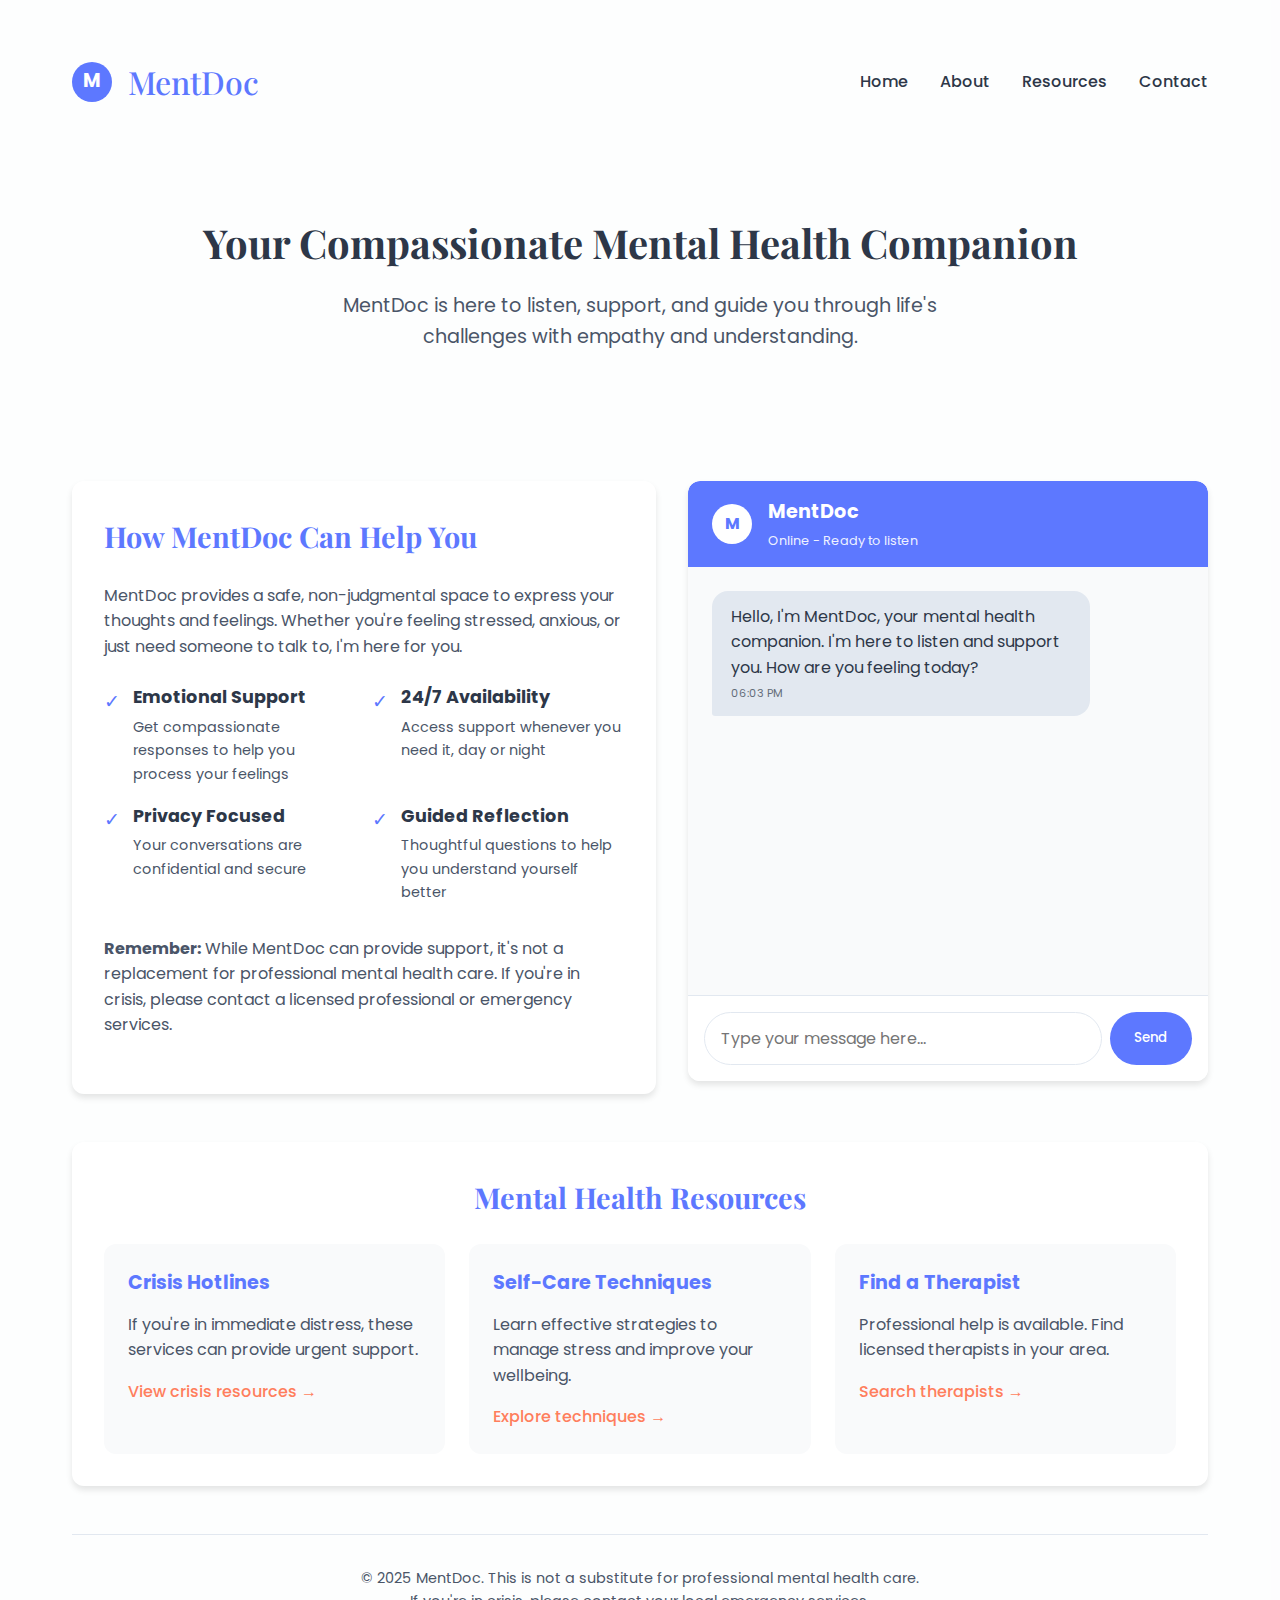
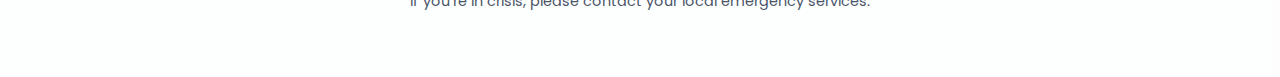
<file: index.html>
<!DOCTYPE html>
<html lang="en">
<head>
    <meta charset="UTF-8">
    <meta name="viewport" content="width=device-width, initial-scale=1.0">
    <title>MentDoc - Your Mental Health Companion</title>
    <link rel="stylesheet" href="https://fonts.googleapis.com/css2?family=Poppins:wght@300;400;500;600&family=Playfair+Display:wght@400;500&display=swap">
    <link rel="stylesheet" href="styles.css">
</head>
<body>
    <div class="container">
        <header>
            <div class="logo">
                <div class="logo-icon">M</div>
                <h1>MentDoc</h1>
            </div>
            <nav>
                <ul>
                    <li><a href="index.html">Home</a></li>
                    <li><a href="about.html">About</a></li>
                    <li><a href="resources.html">Resources</a></li>
                    <li><a href="contact.html">Contact</a></li>
                </ul>
            </nav>
        </header>

        <section class="hero">
            <h2>Your Compassionate Mental Health Companion</h2>
            <p>MentDoc is here to listen, support, and guide you through life's challenges with empathy and understanding.</p>
        </section>

        <section class="chat-section">
            <div class="chat-info">
                <h3>How MentDoc Can Help You</h3>
                <p>MentDoc provides a safe, non-judgmental space to express your thoughts and feelings. Whether you're feeling stressed, anxious, or just need someone to talk to, I'm here for you.</p>
                
                <div class="features">
                    <div class="feature">
                        <div class="feature-icon">✓</div>
                        <div class="feature-text">
                            <h4>Emotional Support</h4>
                            <p>Get compassionate responses to help you process your feelings</p>
                        </div>
                    </div>
                    <div class="feature">
                        <div class="feature-icon">✓</div>
                        <div class="feature-text">
                            <h4>24/7 Availability</h4>
                            <p>Access support whenever you need it, day or night</p>
                        </div>
                    </div>
                    <div class="feature">
                        <div class="feature-icon">✓</div>
                        <div class="feature-text">
                            <h4>Privacy Focused</h4>
                            <p>Your conversations are confidential and secure</p>
                        </div>
                    </div>
                    <div class="feature">
                        <div class="feature-icon">✓</div>
                        <div class="feature-text">
                            <h4>Guided Reflection</h4>
                            <p>Thoughtful questions to help you understand yourself better</p>
                        </div>
                    </div>
                </div>

                <p><strong>Remember:</strong> While MentDoc can provide support, it's not a replacement for professional mental health care. If you're in crisis, please contact a licensed professional or emergency services.</p>
            </div>

            <div class="chat-container">
                <div class="chat-header">
                    <div class="chat-header-icon">M</div>
                    <div class="chat-header-text">
                        <h3>MentDoc</h3>
                        <p>Online - Ready to listen</p>
                    </div>
                </div>
                <div id="chat-messages">
                    <!-- Messages will appear here -->
                </div>
                <div class="input-container">
                    <input type="text" id="user-input" placeholder="Type your message here...">
                    <button id="send-button">Send</button>
                </div>
            </div>
        </section>

        <section class="resources">
            <h3>Mental Health Resources</h3>
            <div class="resource-grid">
                <div class="resource-card">
                    <h4>Crisis Hotlines</h4>
                    <p>If you're in immediate distress, these services can provide urgent support.</p>
                    <a href="#" class="resource-link">View crisis resources →</a>
                </div>
                <div class="resource-card">
                    <h4>Self-Care Techniques</h4>
                    <p>Learn effective strategies to manage stress and improve your wellbeing.</p>
                    <a href="#" class="resource-link">Explore techniques →</a>
                </div>
                <div class="resource-card">
                    <h4>Find a Therapist</h4>
                    <p>Professional help is available. Find licensed therapists in your area.</p>
                    <a href="#" class="resource-link">Search therapists →</a>
                </div>
            </div>
        </section>

        <footer>
            <p>© 2025 MentDoc. This is not a substitute for professional mental health care.</p>
            <p>If you're in crisis, please contact your local emergency services.</p>
        </footer>
    </div>

    <script src="script.js"></script>
</body>
</html>
</file>
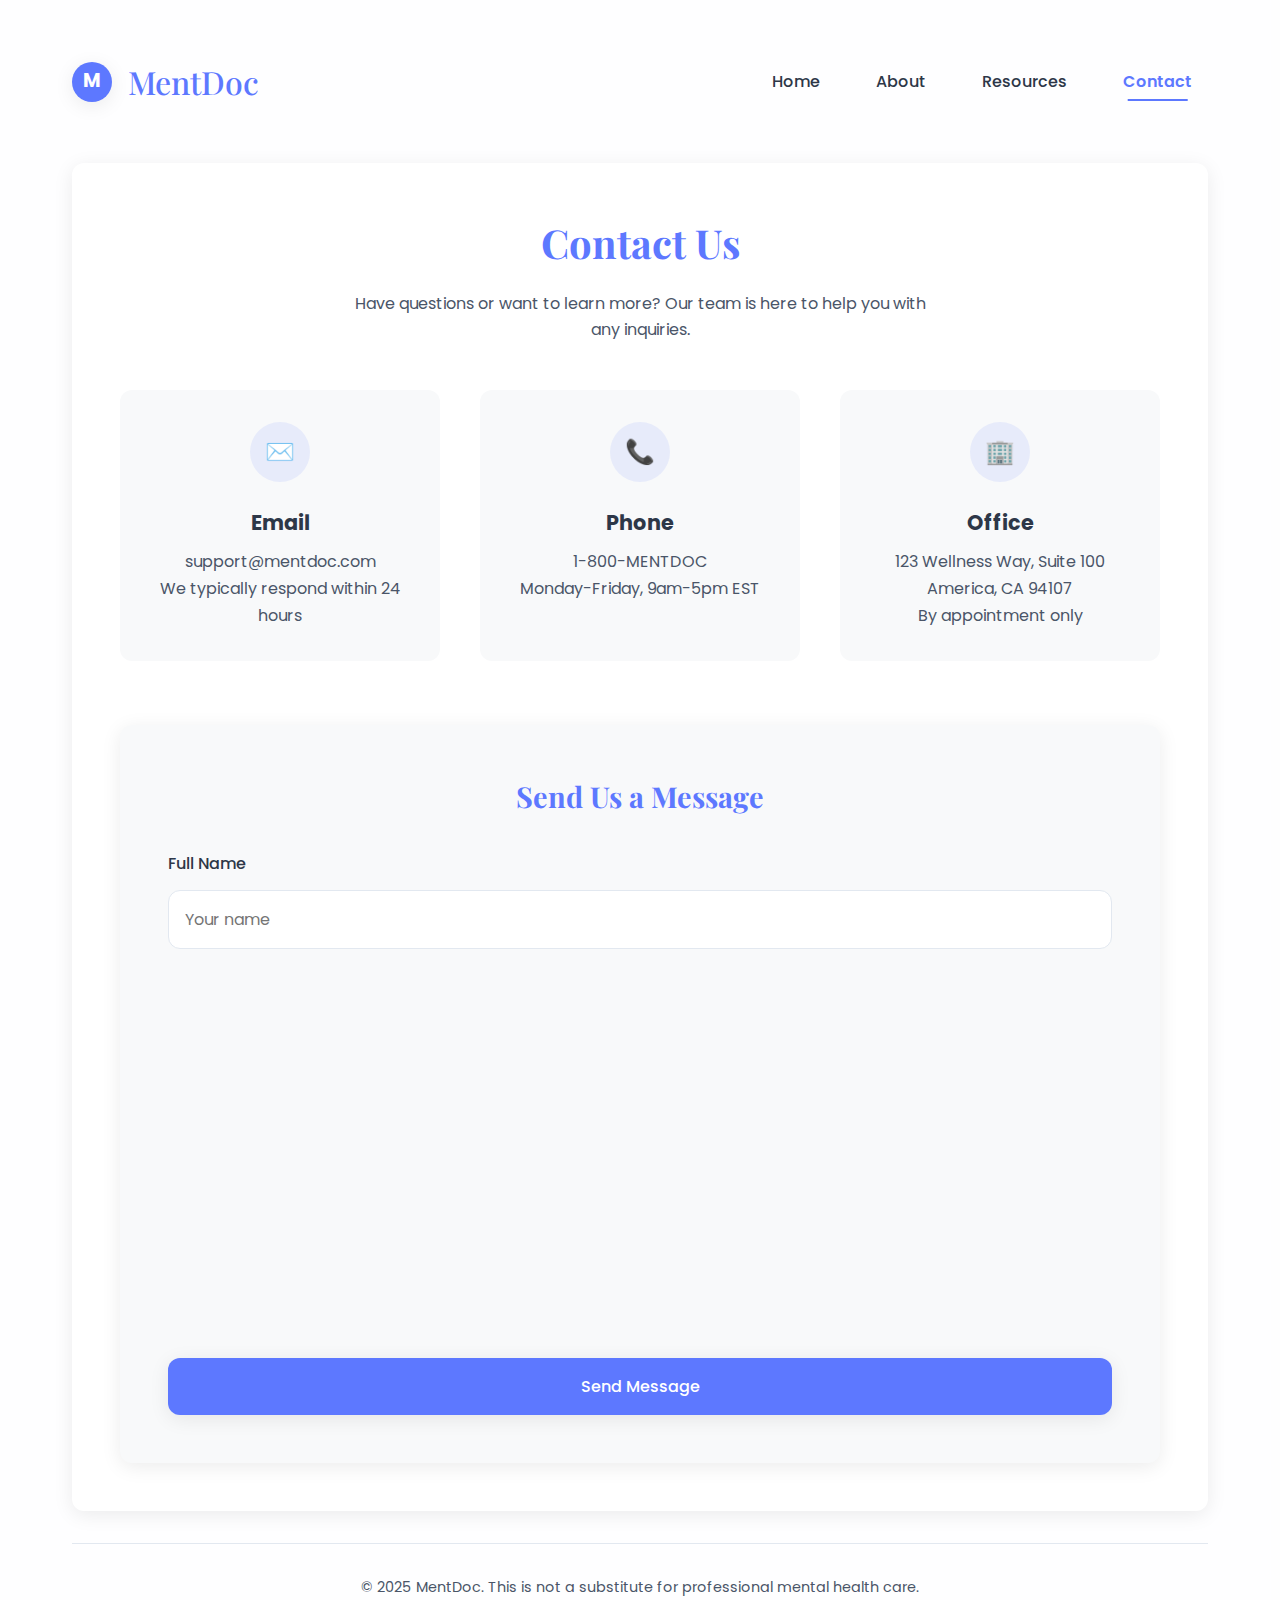
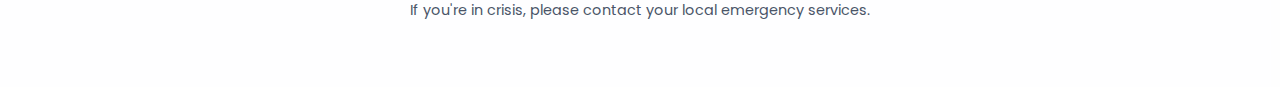
<file: contact.html>
<!DOCTYPE html>
<html lang="en">
<head>
    <meta charset="UTF-8">
    <meta name="viewport" content="width=device-width, initial-scale=1.0">
    <title>Contact - MentDoc</title>
    <link rel="stylesheet" href="https://fonts.googleapis.com/css2?family=Poppins:wght@300;400;500;600&family=Playfair+Display:wght@400;500&display=swap">
    <style>
        :root {
            --primary-color: #5d78ff;
            --primary-light: rgba(93, 120, 255, 0.1);
            --secondary-color: #8e9ef4;
            --accent-color: #ff7e5d;
            --light-bg: #f8f9fa;
            --dark-text: #2d3748;
            --light-text: #4a5568;
            --white: #ffffff;
            --shadow: 0 4px 20px rgba(0, 0, 0, 0.08);
            --border-radius: 12px;
            --transition: all 0.3s ease;
        }

        * {
            margin: 0;
            padding: 0;
            box-sizing: border-box;
        }

        body {
            font-family: 'Poppins', sans-serif;
            background-color: #f0f4f8;
            color: var(--dark-text);
            line-height: 1.6;
            background-image: url('https://images.unsplash.com/photo-1491895200226-46772d384c92?ixlib=rb-1.2.1&auto=format&fit=crop&w=1350&q=80');
            background-size: cover;
            background-position: center;
            background-attachment: fixed;
            min-height: 100vh;
            position: relative;
        }

        body::before {
            content: '';
            position: absolute;
            top: 0;
            left: 0;
            width: 100%;
            height: 100%;
            background-color: rgba(255, 255, 255, 0.9);
            z-index: -1;
        }

        .container {
            max-width: 1200px;
            margin: 0 auto;
            padding: 2rem;
            min-height: 100vh;
            display: flex;
            flex-direction: column;
        }

        /* Header Styles */
        header {
            display: flex;
            justify-content: space-between;
            align-items: center;
            padding: 1.5rem 0;
            margin-bottom: 2rem;
        }

        .logo {
            display: flex;
            align-items: center;
            gap: 1rem;
            transition: var(--transition);
        }

        .logo:hover {
            transform: translateY(-2px);
        }

        .logo h1 {
            font-family: 'Playfair Display', serif;
            font-size: 2rem;
            color: var(--primary-color);
            font-weight: 500;
        }

        .logo-icon {
            width: 40px;
            height: 40px;
            background-color: var(--primary-color);
            border-radius: 50%;
            display: flex;
            align-items: center;
            justify-content: center;
            color: white;
            font-size: 1.2rem;
            font-weight: bold;
            box-shadow: var(--shadow);
        }

        nav ul {
            display: flex;
            list-style: none;
            gap: 1.5rem;
        }

        nav a {
            text-decoration: none;
            color: var(--dark-text);
            font-weight: 500;
            transition: var(--transition);
            padding: 0.5rem 1rem;
            border-radius: var(--border-radius);
            position: relative;
        }

        nav a:hover {
            color: var(--primary-color);
        }

        nav a.active {
            color: var(--primary-color);
            font-weight: 600;
        }

        nav a.active::after {
            content: '';
            position: absolute;
            bottom: 0;
            left: 50%;
            transform: translateX(-50%);
            width: 60%;
            height: 2px;
            background-color: var(--primary-color);
        }

        /* Contact Section */
        .contact-section {
            flex: 1;
            background-color: var(--white);
            border-radius: var(--border-radius);
            box-shadow: var(--shadow);
            padding: 3rem;
            margin-bottom: 2rem;
            animation: fadeIn 0.6s ease-out;
        }

        @keyframes fadeIn {
            from { opacity: 0; transform: translateY(20px); }
            to { opacity: 1; transform: translateY(0); }
        }

        .contact-section h2 {
            font-size: 2.5rem;
            margin-bottom: 1rem;
            color: var(--primary-color);
            font-family: 'Playfair Display', serif;
            text-align: center;
        }

        .contact-section > p {
            text-align: center;
            color: var(--light-text);
            margin-bottom: 3rem;
            max-width: 600px;
            margin-left: auto;
            margin-right: auto;
        }

        .contact-info {
            display: grid;
            grid-template-columns: repeat(auto-fit, minmax(250px, 1fr));
            gap: 2.5rem;
            margin-bottom: 4rem;
        }

        .contact-method {
            display: flex;
            flex-direction: column;
            align-items: center;
            text-align: center;
            padding: 2rem;
            background-color: var(--light-bg);
            border-radius: var(--border-radius);
            transition: var(--transition);
        }

        .contact-method:hover {
            transform: translateY(-5px);
            box-shadow: var(--shadow);
        }

        .contact-icon {
            width: 60px;
            height: 60px;
            background-color: var(--primary-light);
            border-radius: 50%;
            display: flex;
            align-items: center;
            justify-content: center;
            color: var(--primary-color);
            font-size: 1.5rem;
            margin-bottom: 1.5rem;
        }

        .contact-method h3 {
            font-size: 1.3rem;
            margin-bottom: 0.5rem;
            color: var(--dark-text);
        }

        .contact-method p {
            color: var(--light-text);
            line-height: 1.7;
        }

        /* Contact Form */
        .contact-form {
            background-color: var(--light-bg);
            padding: 3rem;
            border-radius: var(--border-radius);
            box-shadow: var(--shadow);
        }

        .contact-form h3 {
            font-size: 1.8rem;
            margin-bottom: 2rem;
            color: var(--primary-color);
            text-align: center;
            font-family: 'Playfair Display', serif;
        }

        .form-group {
            margin-bottom: 1.8rem;
        }

        .form-group label {
            display: block;
            margin-bottom: 0.8rem;
            font-weight: 500;
            color: var(--dark-text);
        }

        .form-group input,
        .form-group textarea {
            width: 100%;
            padding: 1rem;
            border: 1px solid #e2e8f0;
            border-radius: var(--border-radius);
            font-family: inherit;
            font-size: 1rem;
            outline: none;
            transition: var(--transition);
            background-color: var(--white);
        }

        .form-group textarea {
            min-height: 180px;
            resize: vertical;
        }

        .form-group input:focus,
        .form-group textarea:focus {
            border-color: var(--primary-color);
            box-shadow: 0 0 0 3px var(--primary-light);
        }

        .submit-btn {
            background-color: var(--primary-color);
            color: white;
            border: none;
            border-radius: var(--border-radius);
            padding: 1rem 2rem;
            font-family: inherit;
            font-size: 1rem;
            font-weight: 500;
            cursor: pointer;
            transition: var(--transition);
            width: 100%;
            box-shadow: var(--shadow);
        }

        .submit-btn:hover {
            background-color: var(--secondary-color);
            transform: translateY(-2px);
        }

        /* Footer */
        footer {
            text-align: center;
            padding: 2rem 0;
            color: var(--light-text);
            font-size: 0.9rem;
            border-top: 1px solid #e2e8f0;
            margin-top: auto;
        }

        /* Responsive Design */
        @media (max-width: 768px) {
            header {
                flex-direction: column;
                gap: 1.5rem;
            }

            nav ul {
                flex-wrap: wrap;
                justify-content: center;
            }

            .contact-section {
                padding: 2rem 1.5rem;
            }

            .contact-info {
                grid-template-columns: 1fr;
            }

            .contact-form {
                padding: 2rem 1.5rem;
            }
        }

        @media (max-width: 480px) {
            .container {
                padding: 1.5rem;
            }

            .contact-section {
                padding: 1.5rem 1rem;
            }

            .contact-section h2 {
                font-size: 2rem;
            }

            .contact-method {
                padding: 1.5rem;
            }
        }
    </style>
</head>
<body>
    <div class="container">
        <header>
            <div class="logo">
                <div class="logo-icon">M</div>
                <h1>MentDoc</h1>
            </div>
            <nav>
                <ul>
                    <li><a href="index.html">Home</a></li>
                    <li><a href="about.html">About</a></li>
                    <li><a href="resources.html">Resources</a></li>
                    <li><a href="contact.html" class="active">Contact</a></li>
                </ul>
            </nav>
        </header>

        <section class="contact-section">
            <h2>Contact Us</h2>
            <p>Have questions or want to learn more? Our team is here to help you with any inquiries.</p>
            
            <div class="contact-info">
                <div class="contact-method">
                    <div class="contact-icon">✉️</div>
                    <h3>Email</h3>
                    <p>support@mentdoc.com</p>
                    <p>We typically respond within 24 hours</p>
                </div>
                <div class="contact-method">
                    <div class="contact-icon">📞</div>
                    <h3>Phone</h3>
                    <p>1-800-MENTDOC</p>
                    <p>Monday-Friday, 9am-5pm EST</p>
                </div>
                <div class="contact-method">
                    <div class="contact-icon">🏢</div>
                    <h3>Office</h3>
                    <p>123 Wellness Way, Suite 100<br>America, CA 94107</p>
                    <p>By appointment only</p>
                </div>
            </div>
            
            <div class="contact-form">
                <h3>Send Us a Message</h3>
                <form id="contactForm">
                    <div class="form-group">
                        <label for="name">Full Name</label>
                        <input type="text" id="name" placeholder="Your name" required>
                    </div>
                    <div class="form-group">
                        <label for="email">Email Address</label>
                        <input type="email" id="email" placeholder="your.email@example.com" required>
                    </div>
                    <div class="form-group">
                        <label for="message">Your Message</label>
                        <textarea id="message" placeholder="How can we help you?" required></textarea>
                    </div>
                    <button type="submit" class="submit-btn">Send Message</button>
                </form>
            </div>
        </section>

        <footer>
            <p>© 2025 MentDoc. This is not a substitute for professional mental health care.</p>
            <p>If you're in crisis, please contact your local emergency services.</p>
        </footer>
    </div>

    <script>
        // Form submission handling
        document.getElementById('contactForm').addEventListener('submit', function(e) {
            e.preventDefault();
            
            // Get form values
            const name = document.getElementById('name').value;
            const email = document.getElementById('email').value;
            const message = document.getElementById('message').value;
            
            // Here you would typically send the data to a server
            console.log('Form submitted:', { name, email, message });
            
            // Show success message
            alert('Thank you for your message! We will get back to you soon.');
            
            // Reset form
            this.reset();
        });

        // Add animation to form elements when they come into view
        const formGroups = document.querySelectorAll('.form-group');
        
        const observer = new IntersectionObserver((entries) => {
            entries.forEach(entry => {
                if (entry.isIntersecting) {
                    entry.target.style.opacity = 1;
                    entry.target.style.transform = 'translateY(0)';
                }
            });
        }, { threshold: 0.1 });

        formGroups.forEach((group, index) => {
            group.style.opacity = 0;
            group.style.transform = 'translateY(20px)';
            group.style.transition = `all 0.5s ease ${index * 0.1}s`;
            observer.observe(group);
        });
    </script>
</body>
</html>
</file>
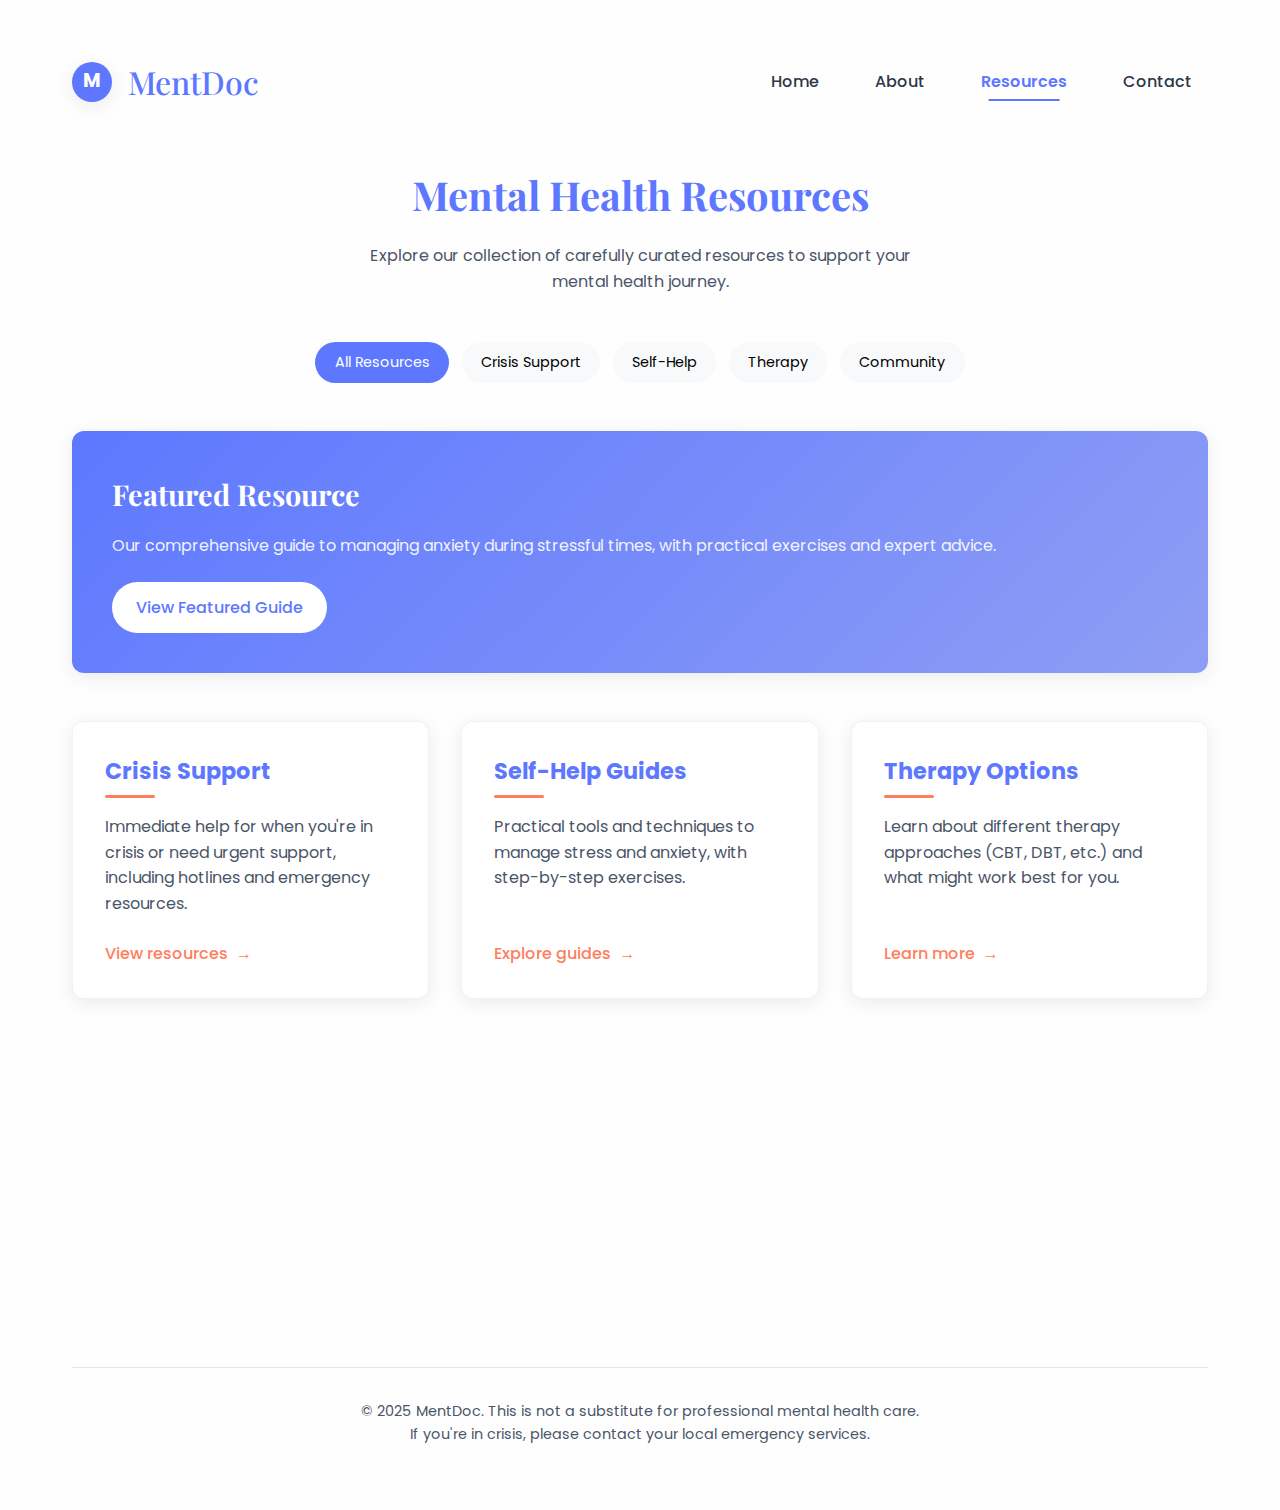
<file: resources.html>
<!DOCTYPE html>
<html lang="en">
<head>
    <meta charset="UTF-8">
    <meta name="viewport" content="width=device-width, initial-scale=1.0">
    <title>Resources - MentDoc</title>
    <link rel="stylesheet" href="https://fonts.googleapis.com/css2?family=Poppins:wght@300;400;500;600&family=Playfair+Display:wght@400;500&display=swap">
    <style>
        :root {
            --primary-color: #5d78ff;
            --primary-light: rgba(93, 120, 255, 0.1);
            --secondary-color: #8e9ef4;
            --accent-color: #ff7e5d;
            --light-bg: #f8f9fa;
            --dark-text: #2d3748;
            --light-text: #4a5568;
            --white: #ffffff;
            --shadow: 0 4px 20px rgba(0, 0, 0, 0.08);
            --border-radius: 12px;
            --transition: all 0.3s ease;
        }

        * {
            margin: 0;
            padding: 0;
            box-sizing: border-box;
        }

        body {
            font-family: 'Poppins', sans-serif;
            background-color: #f0f4f8;
            color: var(--dark-text);
            line-height: 1.6;
            background-image: url('https://images.unsplash.com/photo-1491895200226-46772d384c92?ixlib=rb-1.2.1&auto=format&fit=crop&w=1350&q=80');
            background-size: cover;
            background-position: center;
            background-attachment: fixed;
            min-height: 100vh;
            position: relative;
        }

        body::before {
            content: '';
            position: absolute;
            top: 0;
            left: 0;
            width: 100%;
            height: 100%;
            background-color: rgba(255, 255, 255, 0.9);
            z-index: -1;
        }

        .container {
            max-width: 1200px;
            margin: 0 auto;
            padding: 2rem;
            min-height: 100vh;
            display: flex;
            flex-direction: column;
        }

        /* Header Styles */
        header {
            display: flex;
            justify-content: space-between;
            align-items: center;
            padding: 1.5rem 0;
            margin-bottom: 2rem;
        }

        .logo {
            display: flex;
            align-items: center;
            gap: 1rem;
            transition: var(--transition);
        }

        .logo:hover {
            transform: translateY(-2px);
        }

        .logo h1 {
            font-family: 'Playfair Display', serif;
            font-size: 2rem;
            color: var(--primary-color);
            font-weight: 500;
        }

        .logo-icon {
            width: 40px;
            height: 40px;
            background-color: var(--primary-color);
            border-radius: 50%;
            display: flex;
            align-items: center;
            justify-content: center;
            color: white;
            font-size: 1.2rem;
            font-weight: bold;
            box-shadow: var(--shadow);
        }

        nav ul {
            display: flex;
            list-style: none;
            gap: 1.5rem;
        }

        nav a {
            text-decoration: none;
            color: var(--dark-text);
            font-weight: 500;
            transition: var(--transition);
            padding: 0.5rem 1rem;
            border-radius: var(--border-radius);
            position: relative;
        }

        nav a:hover {
            color: var(--primary-color);
        }

        nav a.active {
            color: var(--primary-color);
            font-weight: 600;
        }

        nav a.active::after {
            content: '';
            position: absolute;
            bottom: 0;
            left: 50%;
            transform: translateX(-50%);
            width: 60%;
            height: 2px;
            background-color: var(--primary-color);
        }

        /* Resources Section */
        .resources-section {
            flex: 1;
            animation: fadeIn 0.6s ease-out;
        }

        @keyframes fadeIn {
            from { opacity: 0; transform: translateY(20px); }
            to { opacity: 1; transform: translateY(0); }
        }

        .resources-section h2 {
            font-size: 2.5rem;
            margin-bottom: 1rem;
            color: var(--primary-color);
            font-family: 'Playfair Display', serif;
            text-align: center;
        }

        .resources-section > p {
            text-align: center;
            color: var(--light-text);
            margin-bottom: 3rem;
            max-width: 600px;
            margin-left: auto;
            margin-right: auto;
        }

        .resource-grid {
            display: grid;
            grid-template-columns: repeat(auto-fill, minmax(350px, 1fr));
            gap: 2rem;
            margin-bottom: 3rem;
        }

        .resource-card {
            background-color: var(--white);
            border-radius: var(--border-radius);
            padding: 2rem;
            transition: var(--transition);
            box-shadow: var(--shadow);
            border: 1px solid rgba(0, 0, 0, 0.05);
            display: flex;
            flex-direction: column;
        }

        .resource-card:hover {
            transform: translateY(-5px);
            box-shadow: 0 10px 30px rgba(0, 0, 0, 0.12);
        }

        .resource-card h3 {
            font-size: 1.4rem;
            margin-bottom: 1rem;
            color: var(--primary-color);
            position: relative;
            padding-bottom: 0.5rem;
        }

        .resource-card h3::after {
            content: '';
            position: absolute;
            bottom: 0;
            left: 0;
            width: 50px;
            height: 3px;
            background-color: var(--accent-color);
            border-radius: 3px;
        }

        .resource-card p {
            margin-bottom: 1.5rem;
            color: var(--light-text);
            flex-grow: 1;
        }

        .resource-link {
            display: inline-flex;
            align-items: center;
            color: var(--accent-color);
            font-weight: 500;
            text-decoration: none;
            transition: var(--transition);
            margin-top: auto;
        }

        .resource-link:hover {
            color: #e04b28;
            transform: translateX(5px);
        }

        .resource-link::after {
            content: '→';
            margin-left: 0.5rem;
            transition: var(--transition);
        }

        .resource-link:hover::after {
            transform: translateX(3px);
        }

        /* Category Filter */
        .category-filter {
            display: flex;
            justify-content: center;
            flex-wrap: wrap;
            gap: 0.8rem;
            margin-bottom: 3rem;
        }

        .filter-btn {
            padding: 0.6rem 1.2rem;
            background-color: var(--light-bg);
            border: none;
            border-radius: 50px;
            font-family: inherit;
            font-size: 0.9rem;
            cursor: pointer;
            transition: var(--transition);
        }

        .filter-btn:hover {
            background-color: var(--primary-light);
            color: var(--primary-color);
        }

        .filter-btn.active {
            background-color: var(--primary-color);
            color: white;
        }

        /* Featured Resource */
        .featured-resource {
            background: linear-gradient(135deg, var(--primary-color), var(--secondary-color));
            color: white;
            border-radius: var(--border-radius);
            padding: 2.5rem;
            margin-bottom: 3rem;
            display: flex;
            flex-direction: column;
            align-items: flex-start;
            box-shadow: var(--shadow);
        }

        .featured-resource h3 {
            font-size: 1.8rem;
            margin-bottom: 1rem;
            font-family: 'Playfair Display', serif;
        }

        .featured-resource p {
            margin-bottom: 1.5rem;
            opacity: 0.9;
        }

        .featured-link {
            background-color: white;
            color: var(--primary-color);
            padding: 0.8rem 1.5rem;
            border-radius: 50px;
            text-decoration: none;
            font-weight: 500;
            transition: var(--transition);
        }

        .featured-link:hover {
            transform: translateY(-2px);
            box-shadow: 0 5px 15px rgba(0, 0, 0, 0.1);
        }

        /* Footer */
        footer {
            text-align: center;
            padding: 2rem 0;
            color: var(--light-text);
            font-size: 0.9rem;
            border-top: 1px solid #e2e8f0;
            margin-top: auto;
        }

        /* Responsive Design */
        @media (max-width: 768px) {
            header {
                flex-direction: column;
                gap: 1.5rem;
            }

            nav ul {
                flex-wrap: wrap;
                justify-content: center;
            }

            .resource-grid {
                grid-template-columns: 1fr;
            }

            .featured-resource {
                padding: 1.5rem;
            }
        }

        @media (max-width: 480px) {
            .container {
                padding: 1.5rem;
            }

            .resources-section h2 {
                font-size: 2rem;
            }

            .resource-card {
                padding: 1.5rem;
            }
        }
    </style>
</head>
<body>
    <div class="container">
        <header>
            <div class="logo">
                <div class="logo-icon">M</div>
                <h1>MentDoc</h1>
            </div>
            <nav>
                <ul>
                    <li><a href="index.html">Home</a></li>
                    <li><a href="about.html">About</a></li>
                    <li><a href="resources.html" class="active">Resources</a></li>
                    <li><a href="contact.html">Contact</a></li>
                </ul>
            </nav>
        </header>

        <section class="resources-section">
            <h2>Mental Health Resources</h2>
            <p>Explore our collection of carefully curated resources to support your mental health journey.</p>
            
            <div class="category-filter">
                <button class="filter-btn active">All Resources</button>
                <button class="filter-btn">Crisis Support</button>
                <button class="filter-btn">Self-Help</button>
                <button class="filter-btn">Therapy</button>
                <button class="filter-btn">Community</button>
            </div>
            
            <div class="featured-resource">
                <h3>Featured Resource</h3>
                <p>Our comprehensive guide to managing anxiety during stressful times, with practical exercises and expert advice.</p>
                <a href="#" class="featured-link">View Featured Guide</a>
            </div>
            
            <div class="resource-grid">
                <div class="resource-card">
                    <h3>Crisis Support</h3>
                    <p>Immediate help for when you're in crisis or need urgent support, including hotlines and emergency resources.</p>
                    <a href="#" class="resource-link">View resources</a>
                </div>
                <div class="resource-card">
                    <h3>Self-Help Guides</h3>
                    <p>Practical tools and techniques to manage stress and anxiety, with step-by-step exercises.</p>
                    <a href="#" class="resource-link">Explore guides</a>
                </div>
                <div class="resource-card">
                    <h3>Therapy Options</h3>
                    <p>Learn about different therapy approaches (CBT, DBT, etc.) and what might work best for you.</p>
                    <a href="#" class="resource-link">Learn more</a>
                </div>
                <div class="resource-card">
                    <h3>Community Support</h3>
                    <p>Connect with others who understand what you're going through in our moderated support groups.</p>
                    <a href="#" class="resource-link">Find groups</a>
                </div>
                <div class="resource-card">
                    <h3>Mental Health Conditions</h3>
                    <p>Comprehensive information about various mental health conditions and evidence-based treatments.</p>
                    <a href="#" class="resource-link">Read more</a>
                </div>
                <div class="resource-card">
                    <h3>Wellbeing Practices</h3>
                    <p>Daily practices including meditation, journaling, and mindfulness to improve your wellbeing.</p>
                    <a href="#" class="resource-link">Discover practices</a>
                </div>
            </div>
        </section>

        <footer>
            <p>© 2025 MentDoc. This is not a substitute for professional mental health care.</p>
            <p>If you're in crisis, please contact your local emergency services.</p>
        </footer>
    </div>

    <script>
        // Filter functionality
        const filterBtns = document.querySelectorAll('.filter-btn');
        
        filterBtns.forEach(btn => {
            btn.addEventListener('click', () => {
                // Remove active class from all buttons
                filterBtns.forEach(b => b.classList.remove('active'));
                // Add active class to clicked button
                btn.classList.add('active');
                
                // Here you would typically filter the resources
                // This is just a placeholder for the functionality
                console.log('Filter by:', btn.textContent);
            });
        });

        // Animate resource cards when they come into view
        const resourceCards = document.querySelectorAll('.resource-card');
        
        const observer = new IntersectionObserver((entries) => {
            entries.forEach((entry, index) => {
                if (entry.isIntersecting) {
                    entry.target.style.opacity = 1;
                    entry.target.style.transform = 'translateY(0)';
                }
            });
        }, { threshold: 0.1 });

        resourceCards.forEach((card, index) => {
            card.style.opacity = 0;
            card.style.transform = 'translateY(20px)';
            card.style.transition = `all 0.5s ease ${index * 0.1}s`;
            observer.observe(card);
        });
    </script>
</body>
</html>
</file>
<file: styles.css>
:root {
    --primary-color: #5d78ff;
    --secondary-color: #8e9ef4;
    --accent-color: #ff7e5d;
    --light-bg: #f8f9fa;
    --dark-text: #2d3748;
    --light-text: #4a5568;
    --white: #ffffff;
    --shadow: 0 4px 6px rgba(0, 0, 0, 0.1);
    --border-radius: 12px;
}

* {
    margin: 0;
    padding: 0;
    box-sizing: border-box;
}

body {
    font-family: 'Poppins', sans-serif;
    background-color: #f0f4f8;
    color: var(--dark-text);
    line-height: 1.6;
    background-image: url('https://images.unsplash.com/photo-1491895200226-46772d384c92?ixlib=rb-1.2.1&auto=format&fit=crop&w=1350&q=80');
    background-size: cover;
    background-position: center;
    background-attachment: fixed;
    min-height: 100vh;
    position: relative;
}

body::before {
    content: '';
    position: absolute;
    top: 0;
    left: 0;
    width: 100%;
    height: 100%;
    background-color: rgba(255, 255, 255, 0.85);
    z-index: -1;
}

.container {
    max-width: 1200px;
    margin: 0 auto;
    padding: 2rem;
}

header {
    display: flex;
    justify-content: space-between;
    align-items: center;
    padding: 1.5rem 0;
    margin-bottom: 2rem;
}

.logo {
    display: flex;
    align-items: center;
    gap: 1rem;
}

.logo h1 {
    font-family: 'Playfair Display', serif;
    font-size: 2rem;
    color: var(--primary-color);
    font-weight: 500;
}

.logo-icon {
    width: 40px;
    height: 40px;
    background-color: var(--primary-color);
    border-radius: 50%;
    display: flex;
    align-items: center;
    justify-content: center;
    color: white;
    font-size: 1.2rem;
    font-weight: bold;
}

nav ul {
    display: flex;
    list-style: none;
    gap: 2rem;
}

nav a {
    text-decoration: none;
    color: var(--dark-text);
    font-weight: 500;
    transition: color 0.3s;
}

nav a:hover {
    color: var(--primary-color);
}

.hero {
    text-align: center;
    margin-bottom: 3rem;
    padding: 3rem 0;
}

.hero h2 {
    font-size: 2.5rem;
    margin-bottom: 1rem;
    color: var(--dark-text);
    font-family: 'Playfair Display', serif;
}

.hero p {
    font-size: 1.2rem;
    color: var(--light-text);
    max-width: 700px;
    margin: 0 auto 2rem;
}

.chat-section {
    display: flex;
    gap: 2rem;
    margin-bottom: 3rem;
}

.chat-info {
    flex: 1;
    background-color: var(--white);
    padding: 2rem;
    border-radius: var(--border-radius);
    box-shadow: var(--shadow);
}

.chat-info h3 {
    font-size: 1.8rem;
    margin-bottom: 1.5rem;
    color: var(--primary-color);
    font-family: 'Playfair Display', serif;
}

.chat-info p {
    margin-bottom: 1.5rem;
    color: var(--light-text);
}

.features {
    display: grid;
    grid-template-columns: repeat(2, 1fr);
    gap: 1rem;
    margin-bottom: 2rem;
}

.feature {
    display: flex;
    align-items: flex-start;
    gap: 0.8rem;
}

.feature-icon {
    color: var(--primary-color);
    font-size: 1.2rem;
    margin-top: 0.2rem;
}

.feature-text h4 {
    font-size: 1.1rem;
    margin-bottom: 0.3rem;
}

.feature-text p {
    font-size: 0.9rem;
    margin-bottom: 0;
    color: var(--light-text);
}

.chat-container {
    flex: 1;
    background-color: var(--white);
    border-radius: var(--border-radius);
    box-shadow: var(--shadow);
    display: flex;
    flex-direction: column;
    height: 600px;
    position: relative;
    overflow: hidden;
}

.chat-header {
    background-color: var(--primary-color);
    color: white;
    padding: 1rem 1.5rem;
    border-top-left-radius: var(--border-radius);
    border-top-right-radius: var(--border-radius);
    display: flex;
    align-items: center;
    gap: 1rem;
}

.chat-header-icon {
    width: 40px;
    height: 40px;
    background-color: white;
    border-radius: 50%;
    display: flex;
    align-items: center;
    justify-content: center;
    color: var(--primary-color);
    font-weight: bold;
}

.chat-header-text h3 {
    font-size: 1.2rem;
    margin-bottom: 0.2rem;
}

.chat-header-text p {
    font-size: 0.8rem;
    opacity: 0.9;
}

#chat-messages {
    flex-grow: 1;
    padding: 1.5rem;
    overflow-y: auto;
    background-color: #f9fafb;
}

.message {
    margin-bottom: 1rem;
    max-width: 80%;
    padding: 0.8rem 1.2rem;
    border-radius: 1rem;
    position: relative;
    animation: fadeIn 0.3s ease-out;
}

@keyframes fadeIn {
    from { opacity: 0; transform: translateY(10px); }
    to { opacity: 1; transform: translateY(0); }
}

.user-message {
    background-color: var(--primary-color);
    color: white;
    margin-left: auto;
    border-bottom-right-radius: 0.2rem;
}

.bot-message {
    background-color: #e2e8f0;
    color: var(--dark-text);
    border-bottom-left-radius: 0.2rem;
}

.message-time {
    display: block;
    font-size: 0.7rem;
    opacity: 0.7;
    margin-top: 0.3rem;
}

.user-message .message-time {
    text-align: right;
}

.input-container {
    display: flex;
    padding: 1rem;
    background-color: white;
    border-top: 1px solid #e2e8f0;
}

#user-input {
    flex-grow: 1;
    padding: 0.8rem 1rem;
    border: 1px solid #e2e8f0;
    border-radius: 2rem;
    font-family: inherit;
    font-size: 1rem;
    outline: none;
    transition: border-color 0.3s;
}

#user-input:focus {
    border-color: var(--primary-color);
}

#send-button {
    background-color: var(--primary-color);
    color: white;
    border: none;
    border-radius: 2rem;
    padding: 0 1.5rem;
    margin-left: 0.5rem;
    cursor: pointer;
    font-family: inherit;
    font-weight: 500;
    transition: background-color 0.3s;
}

#send-button:hover {
    background-color: var(--secondary-color);
}

.resources {
    background-color: var(--white);
    padding: 2rem;
    border-radius: var(--border-radius);
    box-shadow: var(--shadow);
    margin-bottom: 3rem;
}

.resources h3 {
    font-size: 1.8rem;
    margin-bottom: 1.5rem;
    color: var(--primary-color);
    font-family: 'Playfair Display', serif;
    text-align: center;
}

.resource-grid {
    display: grid;
    grid-template-columns: repeat(auto-fill, minmax(300px, 1fr));
    gap: 1.5rem;
}

.resource-card {
    background-color: #f9fafb;
    border-radius: var(--border-radius);
    padding: 1.5rem;
    transition: transform 0.3s, box-shadow 0.3s;
}

.resource-card:hover {
    transform: translateY(-5px);
    box-shadow: 0 10px 15px rgba(0, 0, 0, 0.1);
}

.resource-card h4 {
    font-size: 1.2rem;
    margin-bottom: 0.8rem;
    color: var(--primary-color);
}

.resource-card p {
    margin-bottom: 1rem;
    color: var(--light-text);
}

.resource-link {
    display: inline-block;
    color: var(--accent-color);
    font-weight: 500;
    text-decoration: none;
    transition: color 0.3s;
}

.resource-link:hover {
    color: #ff5d38;
}

footer {
    text-align: center;
    padding: 2rem 0;
    color: var(--light-text);
    font-size: 0.9rem;
    border-top: 1px solid #e2e8f0;
}

.typing-indicator {
    display: flex;
    padding: 0.8rem 1.2rem;
    background-color: #e2e8f0;
    border-radius: 1rem;
    width: fit-content;
    margin-bottom: 1rem;
    border-bottom-left-radius: 0.2rem;
}

.typing-dot {
    width: 8px;
    height: 8px;
    background-color: var(--light-text);
    border-radius: 50%;
    margin: 0 2px;
    animation: typingAnimation 1.4s infinite ease-in-out;
}

.typing-dot:nth-child(1) {
    animation-delay: 0s;
}

.typing-dot:nth-child(2) {
    animation-delay: 0.2s;
}

.typing-dot:nth-child(3) {
    animation-delay: 0.4s;
}

@keyframes typingAnimation {
    0%, 60%, 100% { transform: translateY(0); }
    30% { transform: translateY(-5px); }
}

@media (max-width: 768px) {
    .chat-section {
        flex-direction: column;
    }

    .features {
        grid-template-columns: 1fr;
    }

    nav ul {
        gap: 1rem;
    }
}
</file>
